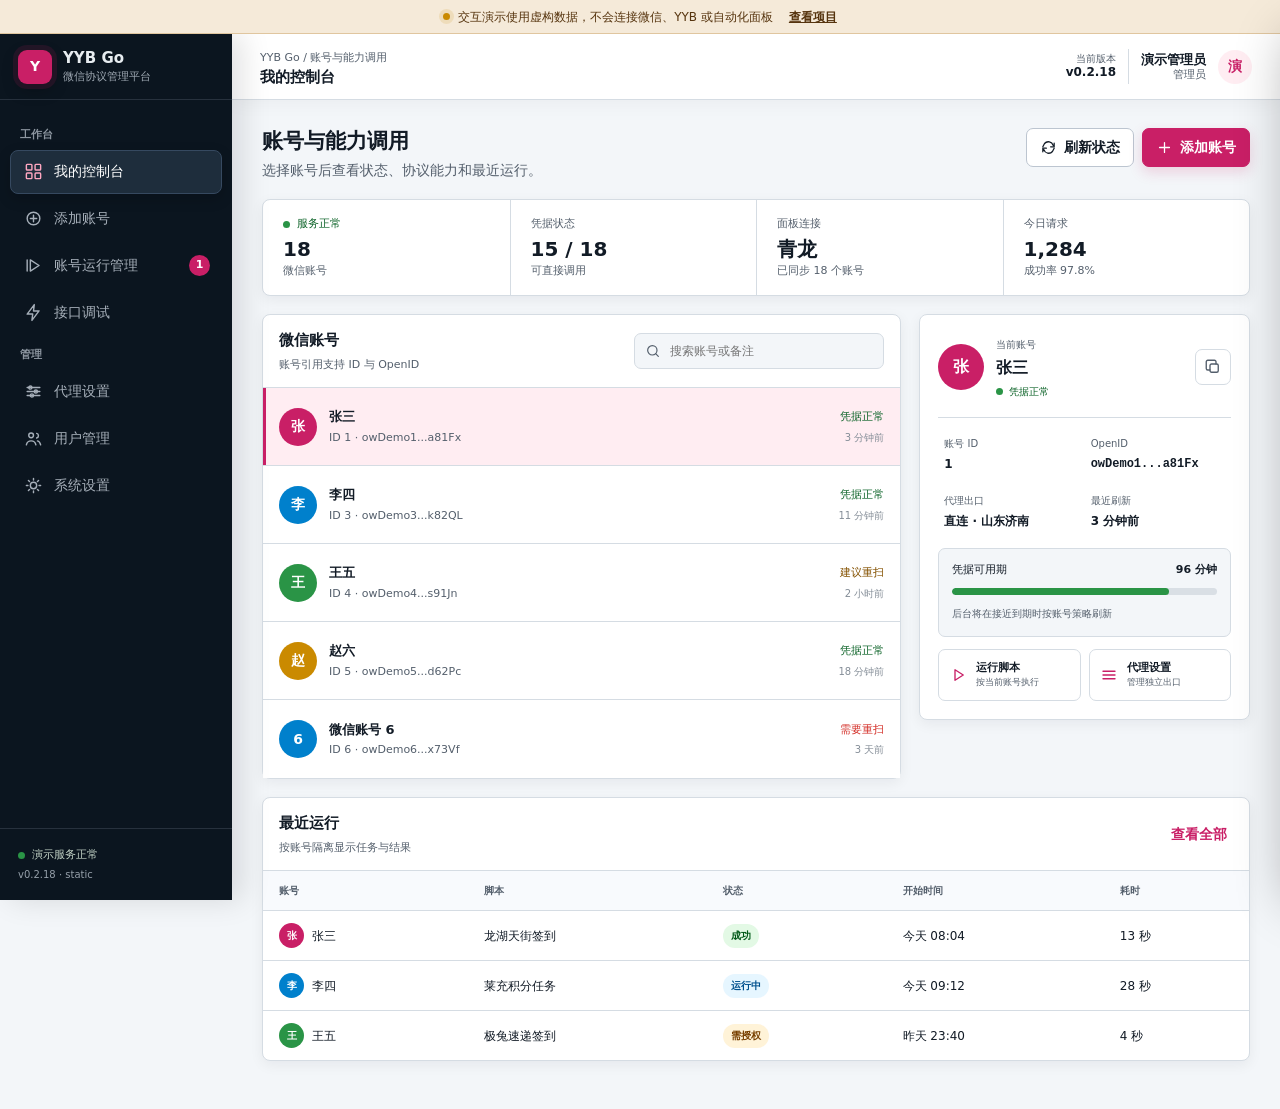
<file: index.html>
<!doctype html>
<html lang="zh-CN">
<head>
  <meta charset="utf-8">
  <meta name="viewport" content="width=device-width, initial-scale=1">
  <meta name="color-scheme" content="light">
  <meta name="theme-color" content="#222a35">
  <meta name="description" content="YYB Go Enhanced 交互式静态演示，体验账号、代理、脚本运行与接口调试。">
  <title>YYB Go Enhanced · 交互演示</title>
  <link rel="stylesheet" href="./styles.css">
</head>
<body>
  <div class="demo-strip" role="note">
    <span class="demo-strip-dot" aria-hidden="true"></span>
    交互演示使用虚构数据，不会连接微信、YYB 或自动化面板
    <a href="https://github.com/525815266/YYB-Go-Enhanced">查看项目</a>
  </div>

  <div class="app-shell">
    <aside class="sidebar" id="sidebar" aria-label="主导航">
      <div class="brand">
        <span class="brand-mark" aria-hidden="true">Y</span>
        <span class="brand-copy"><strong>YYB Go</strong><small>微信协议管理平台</small></span>
      </div>

      <nav class="nav" aria-label="演示模块">
        <p class="nav-group">工作台</p>
        <button class="nav-item active" type="button" data-view="dashboard">
          <span class="nav-icon" aria-hidden="true"><svg viewBox="0 0 24 24"><rect x="3" y="3" width="7" height="7" rx="1"/><rect x="14" y="3" width="7" height="7" rx="1"/><rect x="3" y="14" width="7" height="7" rx="1"/><rect x="14" y="14" width="7" height="7" rx="1"/></svg></span>
          <span>我的控制台</span>
        </button>
        <button class="nav-item" type="button" data-view="scan">
          <span class="nav-icon" aria-hidden="true"><svg viewBox="0 0 24 24"><circle cx="12" cy="12" r="8"/><path d="M12 8v8M8 12h8"/></svg></span>
          <span>添加账号</span>
        </button>
        <button class="nav-item" type="button" data-view="runs">
          <span class="nav-icon" aria-hidden="true"><svg viewBox="0 0 24 24"><path d="M8 5v14l11-7z"/><path d="M4 5v14"/></svg></span>
          <span>账号运行管理</span><span class="nav-count" id="runningCount">1</span>
        </button>
        <button class="nav-item" type="button" data-view="api">
          <span class="nav-icon" aria-hidden="true"><svg viewBox="0 0 24 24"><path d="m13 2-9 12h7l-1 8 9-12h-7z"/></svg></span>
          <span>接口调试</span>
        </button>

        <p class="nav-group">管理</p>
        <button class="nav-item" type="button" data-view="proxies">
          <span class="nav-icon" aria-hidden="true"><svg viewBox="0 0 24 24"><path d="M4 7h16M4 12h16M4 17h16"/><circle cx="8" cy="7" r="2"/><circle cx="15" cy="12" r="2"/><circle cx="10" cy="17" r="2"/></svg></span>
          <span>代理设置</span>
        </button>
        <button class="nav-item" type="button" data-view="users">
          <span class="nav-icon" aria-hidden="true"><svg viewBox="0 0 24 24"><circle cx="9" cy="8" r="3"/><path d="M3 20c.6-3.1 2.6-5 6-5s5.4 1.9 6 5M16 5.5a3 3 0 0 1 0 5.8M17 15c2 .5 3.3 2.1 4 5"/></svg></span>
          <span>用户管理</span>
        </button>
        <button class="nav-item" type="button" data-view="settings">
          <span class="nav-icon" aria-hidden="true"><svg viewBox="0 0 24 24"><path d="M12 3v2M12 19v2M3 12h2M19 12h2M5.6 5.6 7 7M17 17l1.4 1.4M18.4 5.6 17 7M7 17l-1.4 1.4"/><circle cx="12" cy="12" r="4"/></svg></span>
          <span>系统设置</span>
        </button>
      </nav>

      <div class="sidebar-foot">
        <span class="service-state"><i></i>演示服务正常</span>
        <small>v0.2.18 · static</small>
      </div>
    </aside>

    <button class="sidebar-overlay" id="sidebarOverlay" type="button" aria-label="关闭导航"></button>

    <section class="stage">
      <header class="topbar">
        <div class="topbar-context">
          <button class="icon-button menu-button" id="menuButton" type="button" aria-label="打开导航">
            <svg viewBox="0 0 24 24" aria-hidden="true"><path d="M4 7h16M4 12h16M4 17h16"/></svg>
          </button>
          <div><small>YYB Go / <span id="breadcrumb">账号与能力调用</span></small><h1 id="pageTitle">我的控制台</h1></div>
        </div>
        <div class="topbar-actions">
          <button class="version-button" type="button" id="versionButton"><small>当前版本</small><strong>v0.2.18</strong></button>
          <div class="user-copy"><strong>演示管理员</strong><small>管理员</small></div>
          <span class="user-avatar" aria-hidden="true">演</span>
        </div>
      </header>

      <main class="main">
        <section class="view active" data-view-panel="dashboard" aria-labelledby="dashboardTitle">
          <div class="page-head">
            <div><h2 id="dashboardTitle">账号与能力调用</h2><p>选择账号后查看状态、协议能力和最近运行。</p></div>
            <div class="page-actions"><button class="button secondary" type="button" id="refreshAccounts"><svg viewBox="0 0 24 24" aria-hidden="true"><path d="M20 6v5h-5M4 18v-5h5M18.5 9A7 7 0 0 0 6.4 6.4L4 11M5.5 15A7 7 0 0 0 17.6 17.6L20 13"/></svg>刷新状态</button><button class="button primary" type="button" data-go="scan"><svg viewBox="0 0 24 24" aria-hidden="true"><path d="M12 5v14M5 12h14"/></svg>添加账号</button></div>
          </div>

          <div class="status-band" aria-label="服务摘要">
            <div><span class="status-signal ok"><i></i>服务正常</span><strong>18</strong><small>微信账号</small></div>
            <div><span>凭据状态</span><strong>15 / 18</strong><small>可直接调用</small></div>
            <div><span>面板连接</span><strong>青龙</strong><small>已同步 18 个账号</small></div>
            <div><span>今日请求</span><strong>1,284</strong><small>成功率 97.8%</small></div>
          </div>

          <div class="dashboard-grid">
            <section class="account-workspace" aria-label="账号列表">
              <div class="section-head"><div><h3>微信账号</h3><p>账号引用支持 ID 与 OpenID</p></div><label class="search"><svg viewBox="0 0 24 24" aria-hidden="true"><circle cx="11" cy="11" r="7"/><path d="m16 16 4 4"/></svg><input id="accountSearch" type="search" placeholder="搜索账号或备注" aria-label="搜索账号"></label></div>
              <div class="account-list" id="accountList"></div>
            </section>

            <aside class="account-detail" aria-label="当前账号详情">
              <div class="detail-head"><span class="detail-avatar" id="detailAvatar">张</span><div><small>当前账号</small><h3 id="detailName">张三</h3><span class="inline-status ok"><i></i>凭据正常</span></div><button class="icon-button" type="button" aria-label="复制 OpenID" id="copyOpenid"><svg viewBox="0 0 24 24" aria-hidden="true"><rect x="8" y="8" width="11" height="11" rx="2"/><path d="M16 8V5a2 2 0 0 0-2-2H5a2 2 0 0 0-2 2v9a2 2 0 0 0 2 2h3"/></svg></button></div>
              <dl class="detail-grid">
                <div><dt>账号 ID</dt><dd id="detailId">1</dd></div>
                <div><dt>OpenID</dt><dd class="mono" id="detailOpenid">owDemo1...a81Fx</dd></div>
                <div><dt>代理出口</dt><dd id="detailProxy">直连 · 山东济南</dd></div>
                <div><dt>最近刷新</dt><dd id="detailRefresh">3 分钟前</dd></div>
              </dl>
              <div class="credential-health"><div class="health-label"><span>凭据可用期</span><strong id="healthText">96 分钟</strong></div><div class="progress"><span id="healthProgress" style="width:82%"></span></div><small>后台将在接近到期时按账号策略刷新</small></div>
              <div class="quick-actions"><button type="button" data-go="runs"><svg viewBox="0 0 24 24"><path d="M8 5v14l11-7z"/></svg><span><strong>运行脚本</strong><small>按当前账号执行</small></span></button><button type="button" data-go="proxies"><svg viewBox="0 0 24 24"><path d="M4 7h16M4 12h16M4 17h16"/></svg><span><strong>代理设置</strong><small>管理独立出口</small></span></button></div>
            </aside>
          </div>

          <section class="activity-section">
            <div class="section-head"><div><h3>最近运行</h3><p>按账号隔离显示任务与结果</p></div><button class="text-button" type="button" data-go="runs">查看全部</button></div>
            <div class="activity-table-wrap"><table class="activity-table"><thead><tr><th>账号</th><th>脚本</th><th>状态</th><th>开始时间</th><th>耗时</th></tr></thead><tbody><tr><td><span class="table-account"><i class="avatar-xs coral">张</i>张三</span></td><td>龙湖天街签到</td><td><span class="run-status success">成功</span></td><td>今天 08:04</td><td>13 秒</td></tr><tr><td><span class="table-account"><i class="avatar-xs blue">李</i>李四</span></td><td>莱充积分任务</td><td><span class="run-status running">运行中</span></td><td>今天 09:12</td><td>28 秒</td></tr><tr><td><span class="table-account"><i class="avatar-xs green">王</i>王五</span></td><td>极兔速递签到</td><td><span class="run-status warning">需授权</span></td><td>昨天 23:40</td><td>4 秒</td></tr></tbody></table></div>
          </section>
        </section>

        <section class="view" data-view-panel="scan" aria-labelledby="scanTitle">
          <div class="page-head"><div><h2 id="scanTitle">添加微信账号</h2><p>完成扫码后确认账号信息，再同步至自动化面板。</p></div><span class="step-caption" id="scanStepCaption">步骤 1 / 3</span></div>
          <ol class="steps" aria-label="添加账号进度"><li class="active" data-scan-step="1"><span>1</span><strong>微信扫码</strong></li><li data-scan-step="2"><span>2</span><strong>确认账号</strong></li><li data-scan-step="3"><span>3</span><strong>同步面板</strong></li></ol>
          <div class="scan-layout">
            <section class="scan-primary" id="scanPrimary"></section>
            <aside class="scan-aside"><h3>扫码前设置</h3><label class="field"><span>登录代理</span><select id="scanProxy"><option>直连</option><option>品赞 · 山东济南</option><option>静态代理 · 上海</option></select></label><div class="setting-row"><span><strong>面板自动同步</strong><small>成功后写入 YYB_SERVER</small></span><label class="switch"><input id="autoSync" type="checkbox" checked><span></span></label></div><div class="security-note"><svg viewBox="0 0 24 24" aria-hidden="true"><path d="M12 3 4 6v5c0 5 3.4 8.3 8 10 4.6-1.7 8-5 8-10V6z"/><path d="m9 12 2 2 4-4"/></svg><span>二维码与授权会话独立计时。演示不会创建真实登录会话。</span></div></aside>
          </div>
        </section>

        <section class="view" data-view-panel="runs" aria-labelledby="runsTitle">
          <div class="page-head"><div><h2 id="runsTitle">账号运行管理</h2><p>按账号筛选任务，控制启停并查看隔离日志。</p></div><button class="button secondary" type="button" id="syncJobs"><svg viewBox="0 0 24 24"><path d="M20 6v5h-5M4 18v-5h5M18.5 9A7 7 0 0 0 6.4 6.4L4 11M5.5 15A7 7 0 0 0 17.6 17.6L20 13"/></svg>同步面板</button></div>
          <div class="filter-bar"><label><span>账号</span><select id="runAccount"></select></label><label><span>脚本状态</span><select id="runStatus"><option value="all">全部状态</option><option value="enabled">已启用</option><option value="disabled">已停用</option></select></label><label class="filter-search"><span>脚本</span><input id="runSearch" type="search" placeholder="搜索脚本名称"></label></div>
          <div class="run-summary"><span><i class="dot green"></i><strong id="enabledJobs">3</strong> 个启用</span><span><i class="dot amber"></i><strong>1</strong> 个运行中</span><span><i class="dot gray"></i><strong id="disabledJobs">1</strong> 个停用</span><small>最近同步：刚刚</small></div>
          <div class="jobs" id="jobs"></div>
        </section>

        <section class="view" data-view-panel="proxies" aria-labelledby="proxyTitle">
          <div class="page-head"><div><h2 id="proxyTitle">账号代理设置</h2><p>每个账号独立选择网络出口，动态代理仅用于临时调用。</p></div><button class="button primary" type="button" id="saveProxy">保存设置</button></div>
          <div class="proxy-layout">
            <aside class="proxy-accounts"><div class="section-head compact"><div><h3>选择账号</h3><p>配置只作用于当前账号</p></div></div><div id="proxyAccountList"></div></aside>
            <section class="proxy-form"><div class="proxy-current"><span class="detail-avatar" id="proxyAvatar">张</span><div><small>正在配置</small><h3 id="proxyName">张三 · ID 1</h3></div><span class="inline-status ok"><i></i>出口正常</span></div><fieldset class="mode-options"><legend>代理模式</legend><label><input type="radio" name="proxyMode" value="direct" checked><span><strong>直连</strong><small>使用服务器默认网络出口</small></span></label><label><input type="radio" name="proxyMode" value="static"><span><strong>静态代理</strong><small>固定 HTTP CONNECT 或 SOCKS5</small></span></label><label><input type="radio" name="proxyMode" value="dynamic"><span><strong>动态代理 API</strong><small>支持 txt、json 和 json2</small></span></label></fieldset><div class="proxy-fields"><label class="field"><span>代理配置</span><select id="proxyProfile"><option>不使用配置库</option><option>品赞 · 山东一分钟</option><option>巨量 · 华东动态出口</option><option>办公网络 · 固定出口</option></select></label><div class="field-row"><label class="field"><span>目标省份</span><select id="proxyProvince"><option>山东省</option><option>北京市</option><option>上海市</option><option>江苏省</option></select></label><label class="field"><span>目标城市</span><select id="proxyCity"><option>济南市</option><option>青岛市</option><option>烟台市</option></select></label></div><label class="field"><span>提前刷新</span><select><option>到期前 5 分钟</option><option>到期前 15 分钟</option><option>到期前 30 分钟</option></select></label></div><div class="proxy-test"><div><span class="status-signal ok"><i></i>连通测试通过</span><strong>山东省济南市 · 联通</strong><small>入口 120.27.***.81 · 出口 27.195.***.42</small></div><button class="button secondary" id="testProxy" type="button">重新测试</button></div></section>
          </div>
        </section>

        <section class="view" data-view-panel="api" aria-labelledby="apiTitle">
          <div class="page-head"><div><h2 id="apiTitle">接口调试</h2><p>使用虚构账号体验参数填写与 JSON 响应。</p></div><span class="status-signal ok"><i></i>协议服务可用</span></div>
          <div class="api-layout"><section class="api-form"><label class="field"><span>账号</span><select id="apiAccount"></select></label><label class="field"><span>能力</span><select id="apiAction"><option value="getCode">获取 wx.login code</option><option value="getUserInfo">读取账号资料</option><option value="operateWxData">operateWxData 转发</option></select></label><label class="field"><span>AppID</span><input id="apiAppid" value="wx141bb9b73c970a9" spellcheck="false"></label><label class="field payload-field" hidden><span>Payload</span><textarea id="apiPayload" rows="8" spellcheck="false">{
  "api_name": "callFunction",
  "data": { "name": "demo", "data": {} },
  "env": 1
}</textarea></label><button class="button primary wide" id="executeApi" type="button"><svg viewBox="0 0 24 24"><path d="M8 5v14l11-7z"/></svg>执行调用</button></section><section class="response-panel"><div class="response-head"><span>响应结果</span><small id="responseTime">尚未调用</small></div><pre id="apiResponse"><code>{
  "code": 0,
  "message": "选择能力后执行调用",
  "demo": true
}</code></pre></section></div>
        </section>

        <section class="view placeholder-view" data-view-panel="users"><div><span class="placeholder-icon"><svg viewBox="0 0 24 24"><circle cx="9" cy="8" r="3"/><path d="M3 20c.6-3.1 2.6-5 6-5s5.4 1.9 6 5M16 5.5a3 3 0 0 1 0 5.8M17 15c2 .5 3.3 2.1 4 5"/></svg></span><h2>用户与权限</h2><p>正式服务支持管理员、普通用户、用户启停、密码重置和会话管理。</p><button class="button secondary" type="button" data-go="dashboard">返回控制台</button></div></section>
        <section class="view placeholder-view" data-view-panel="settings"><div><span class="placeholder-icon"><svg viewBox="0 0 24 24"><path d="M12 3v2M12 19v2M3 12h2M19 12h2M5.6 5.6 7 7M17 17l1.4 1.4M18.4 5.6 17 7M7 17l-1.4 1.4"/><circle cx="12" cy="12" r="4"/></svg></span><h2>系统设置</h2><p>正式服务可配置面板连接、注册策略、接口令牌、数据库与在线更新。</p><button class="button secondary" type="button" data-go="dashboard">返回控制台</button></div></section>
      </main>
    </section>
  </div>

  <aside class="log-drawer" id="logDrawer" aria-hidden="true" aria-labelledby="logTitle">
    <div class="log-head"><div><small id="logAccount">张三 · ID 1</small><h2 id="logTitle">龙湖天街签到</h2></div><button class="icon-button dark" id="closeLog" type="button" aria-label="关闭日志"><svg viewBox="0 0 24 24"><path d="m6 6 12 12M18 6 6 18"/></svg></button></div>
    <div class="log-meta"><span class="run-status running" id="logStatus">运行中</span><span id="logTime">刚刚开始</span><label><input id="autoScroll" type="checkbox" checked>跟随最新日志</label></div>
    <pre class="log-output" id="logOutput" tabindex="0"></pre>
    <div class="log-actions"><button class="button ghost-dark" type="button" id="clearLog">清空显示</button><button class="button light" type="button" id="rerunJob">再次运行</button></div>
  </aside>
  <button class="drawer-overlay" id="drawerOverlay" type="button" aria-label="关闭日志遮罩"></button>

  <div class="toast-region" id="toastRegion" aria-live="polite" aria-atomic="true"></div>
  <script src="./app.js"></script>
</body>
</html>
</file>
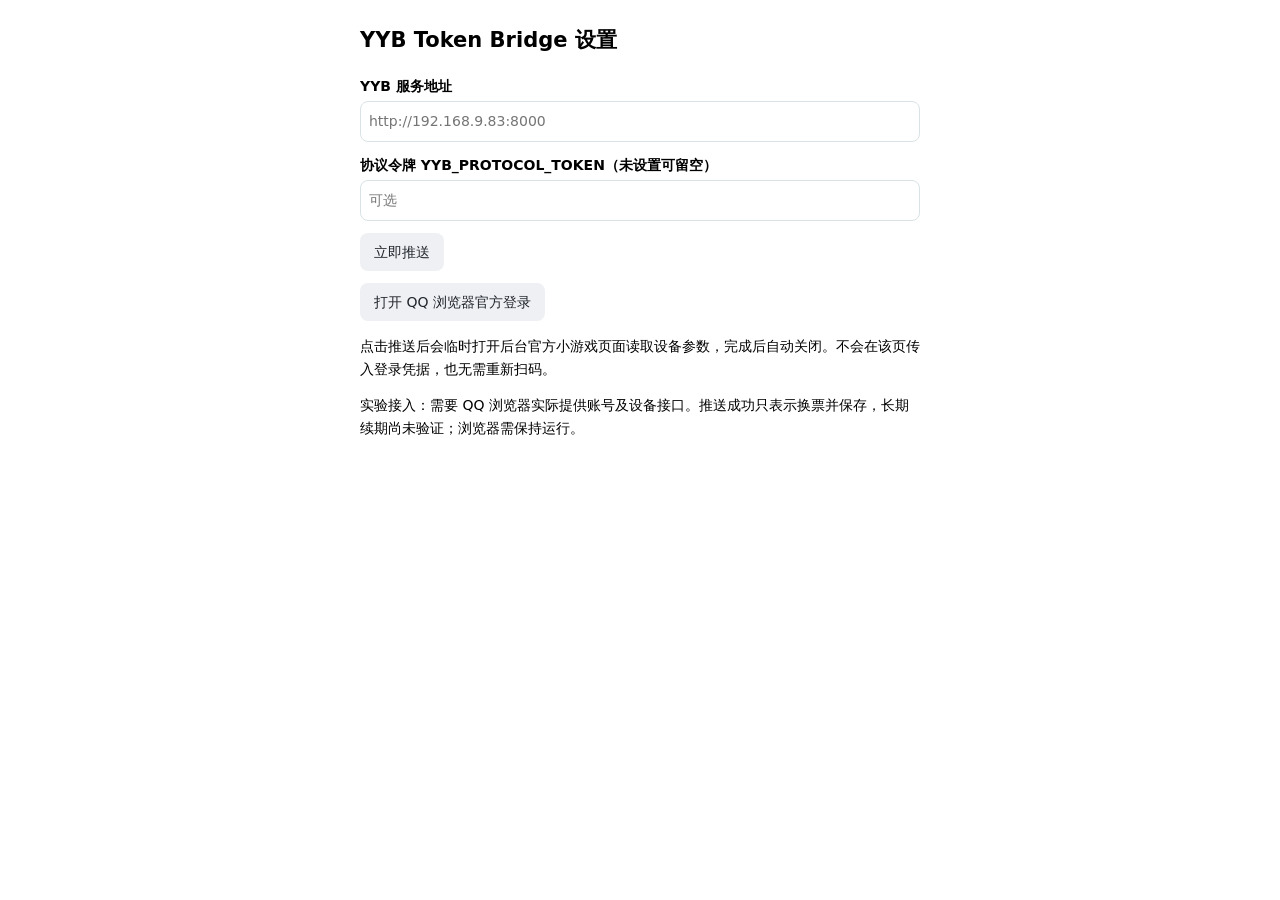
<file: extensions/qbbrowser-token/options.html>
<!doctype html>
<html lang="zh-CN"><head><meta charset="utf-8"><title>YYB Token Bridge 设置</title>
<style>body{font:14px/1.6 system-ui,"Microsoft YaHei";max-width:560px;margin:24px auto;padding:0 12px}
.field{margin-bottom:12px}label{display:block;font-weight:600;margin-bottom:4px}
input{width:100%;box-sizing:border-box;padding:8px;border:1px solid #d9e3e5;border-radius:8px;font:inherit}
.notice{margin-top:12px;padding:8px;border-radius:6px;background:#eef0f3;color:#20242b;display:none;overflow-wrap:anywhere;white-space:pre-line}
.notice[data-kind="error"]{background:#fff1f3;color:#9b1735}.notice[data-kind="success"]{background:#f4fbf6;color:#20663b}
button{padding:8px 14px;border:0;border-radius:8px;background:#c53255;color:#fff;cursor:pointer;font:inherit}
button.secondary{background:#eef0f3;color:#20242b}button:disabled{cursor:wait;opacity:.65}button:focus-visible{outline:2px solid #9b1735;outline-offset:3px}</style></head>
<body>
<h2>YYB Token Bridge 设置 <small id="version"></small></h2>
<div class="field"><label for="serverUrl">YYB 服务地址</label><input id="serverUrl" placeholder="http://192.168.9.83:8000"></div>
<div class="field"><label for="protocolToken">协议令牌 YYB_PROTOCOL_TOKEN（未设置可留空）</label><input id="protocolToken" type="password" autocomplete="off" placeholder="可选"></div>
<div class="field"><button class="secondary" id="pushNow" type="button">立即推送</button></div>
<div class="field"><button class="secondary" id="officialLogin" type="button">打开 QQ 浏览器官方登录</button></div>
<div class="notice" id="status" role="status" aria-live="polite"></div>
<p>点击推送后会临时打开后台官方小游戏页面读取设备参数，完成后自动关闭。不会在该页传入登录凭据，也无需重新扫码。</p>
<p>实验接入：需要 QQ 浏览器实际提供账号及设备接口。推送成功只表示换票并保存，长期续期尚未验证；浏览器需保持运行。</p>
<script src="options.js"></script>
</body></html>
</file>
<file: styles.css>
:root {
  color-scheme: light;
  font-family: Inter, "Segoe UI", "PingFang SC", "Microsoft YaHei", system-ui, sans-serif;
  --sidebar-width: 232px;
  --topbar-height: 66px;
  --demo-height: 34px;
  --bg: oklch(0.972 0.005 250);
  --surface: oklch(1 0 0);
  --surface-soft: oklch(0.985 0.004 250);
  --ink: oklch(0.22 0.025 252);
  --muted: oklch(0.48 0.025 252);
  --faint: oklch(0.64 0.018 252);
  --line: oklch(0.89 0.012 250);
  --line-strong: oklch(0.82 0.018 250);
  --accent: oklch(0.55 0.205 3);
  --accent-dark: oklch(0.46 0.19 3);
  --accent-soft: oklch(0.965 0.025 3);
  --sidebar: oklch(0.19 0.025 252);
  --sidebar-hover: oklch(0.25 0.028 252);
  --sidebar-line: oklch(0.31 0.026 252);
  --green: oklch(0.59 0.15 148);
  --green-soft: oklch(0.96 0.035 148);
  --amber: oklch(0.68 0.15 78);
  --amber-soft: oklch(0.97 0.04 78);
  --blue: oklch(0.58 0.15 245);
  --blue-soft: oklch(0.965 0.025 245);
  --red: oklch(0.57 0.2 28);
  --red-soft: oklch(0.965 0.035 28);
  --shadow: 0 12px 30px oklch(0.18 0.025 252 / 0.08);
  --shadow-soft: 0 4px 14px oklch(0.18 0.025 252 / 0.06);
  --z-sidebar: 40;
  --z-topbar: 35;
  --z-overlay: 60;
  --z-drawer: 70;
  --z-toast: 80;
}

* { box-sizing: border-box; }
html { min-width: 320px; background: var(--bg); scroll-behavior: smooth; }
body { margin: 0; color: var(--ink); background: var(--bg); font-size: 14px; line-height: 1.5; }
button, input, select, textarea { font: inherit; letter-spacing: 0; }
button, select { cursor: pointer; }
button:focus-visible, input:focus-visible, select:focus-visible, textarea:focus-visible, a:focus-visible { outline: 2px solid var(--accent); outline-offset: 2px; }
button:disabled { cursor: not-allowed; opacity: 0.58; }
svg { width: 20px; height: 20px; fill: none; stroke: currentColor; stroke-linecap: round; stroke-linejoin: round; stroke-width: 1.8; }
[hidden] { display: none !important; }

.demo-strip { height: var(--demo-height); position: fixed; inset: 0 0 auto 0; z-index: 50; display: flex; align-items: center; justify-content: center; gap: 8px; padding: 0 16px; background: oklch(0.94 0.025 78); border-bottom: 1px solid oklch(0.84 0.06 78); color: oklch(0.36 0.07 65); font-size: 12px; }
.demo-strip a { margin-left: 8px; color: inherit; font-weight: 700; }
.demo-strip-dot { width: 7px; height: 7px; border-radius: 50%; background: var(--amber); box-shadow: 0 0 0 4px oklch(0.68 0.15 78 / 0.14); }

.app-shell { min-height: 100vh; padding-top: var(--demo-height); display: grid; grid-template-columns: var(--sidebar-width) minmax(0, 1fr); }
.sidebar { width: var(--sidebar-width); position: fixed; inset: var(--demo-height) auto 0 0; z-index: var(--z-sidebar); display: flex; flex-direction: column; background: var(--sidebar); color: oklch(0.94 0.008 250); box-shadow: 10px 0 28px oklch(0.12 0.02 252 / 0.12); }
.brand { height: var(--topbar-height); display: flex; align-items: center; gap: 11px; padding: 0 18px; border-bottom: 1px solid var(--sidebar-line); }
.brand-mark { width: 34px; height: 34px; flex: 0 0 auto; display: grid; place-items: center; border-radius: 9px; background: var(--accent); color: white; font-weight: 800; box-shadow: 0 0 0 5px oklch(0.55 0.205 3 / 0.12), 0 6px 16px oklch(0.1 0.02 252 / 0.25); }
.brand-copy { min-width: 0; display: grid; line-height: 1.25; }
.brand-copy strong { font-size: 15px; }
.brand-copy small { margin-top: 2px; color: oklch(0.73 0.018 250); font-size: 11px; }
.nav { flex: 1; overflow-y: auto; padding: 15px 10px; }
.nav-group { margin: 12px 10px 6px; color: oklch(0.67 0.018 250); font-size: 11px; font-weight: 700; }
.nav-item { width: 100%; min-height: 44px; display: flex; align-items: center; gap: 10px; margin: 3px 0; padding: 8px 11px; border: 1px solid transparent; border-radius: 8px; background: transparent; color: oklch(0.75 0.018 250); text-align: left; transition: color 160ms ease, background 160ms ease, border-color 160ms ease; }
.nav-item:hover { color: white; background: var(--sidebar-hover); border-color: var(--sidebar-line); }
.nav-item.active { color: white; background: oklch(0.29 0.035 252); border-color: oklch(0.4 0.045 252); box-shadow: 0 5px 14px oklch(0.1 0.02 252 / 0.2); }
.nav-item.active .nav-icon { color: oklch(0.83 0.12 3); }
.nav-icon { width: 22px; height: 22px; display: grid; place-items: center; flex: 0 0 auto; }
.nav-icon svg { width: 19px; height: 19px; }
.nav-count { min-width: 21px; height: 21px; margin-left: auto; display: inline-grid; place-items: center; border-radius: 99px; background: var(--accent); color: white; font-size: 11px; font-weight: 800; }
.sidebar-foot { min-height: 72px; display: grid; gap: 3px; align-content: center; padding: 12px 18px; border-top: 1px solid var(--sidebar-line); color: oklch(0.7 0.018 250); }
.sidebar-foot small { font-size: 10px; }
.service-state { display: flex; align-items: center; gap: 7px; color: oklch(0.86 0.025 150); font-size: 11px; }
.service-state i, .status-signal i, .inline-status i { width: 7px; height: 7px; border-radius: 50%; background: var(--green); }

.sidebar-overlay { display: none; position: fixed; inset: var(--demo-height) 0 0 0; z-index: 39; border: 0; background: oklch(0.12 0.02 252 / 0.48); }
.stage { min-width: 0; grid-column: 2; }
.topbar { height: var(--topbar-height); position: sticky; top: var(--demo-height); z-index: var(--z-topbar); display: flex; align-items: center; justify-content: space-between; gap: 18px; padding: 0 28px; background: oklch(1 0 0 / 0.94); border-bottom: 1px solid var(--line); box-shadow: 0 4px 18px oklch(0.18 0.025 252 / 0.04); backdrop-filter: blur(14px); }
.topbar-context, .topbar-actions { display: flex; align-items: center; gap: 12px; min-width: 0; }
.topbar-context small, .user-copy small { color: var(--muted); font-size: 11px; }
.topbar h1 { margin: 1px 0 0; font-size: 15px; line-height: 1.3; }
.menu-button { display: none !important; }
.version-button { min-width: 92px; display: grid; justify-items: end; padding: 4px 12px 4px 8px; border: 0; border-right: 1px solid var(--line); background: transparent; color: var(--muted); line-height: 1.25; }
.version-button:hover { color: var(--accent); background: var(--bg); }
.version-button small { font-size: 10px; }
.version-button strong { color: var(--ink); font-size: 12px; }
.user-copy { display: grid; text-align: right; line-height: 1.25; }
.user-copy strong { font-size: 13px; }
.user-avatar { width: 34px; height: 34px; display: grid; place-items: center; border-radius: 50%; background: var(--accent-soft); color: var(--accent); font-weight: 800; }

.main { width: min(1480px, 100%); margin: 0 auto; padding: 28px 30px 48px; }
.view { display: none; }
.view.active { display: block; }
.page-head { min-height: 52px; display: flex; align-items: flex-start; justify-content: space-between; gap: 18px; margin-bottom: 18px; }
.page-head h2, .section-head h3, .detail-head h3, .proxy-current h3 { margin: 0; text-wrap: balance; }
.page-head h2 { font-size: 21px; line-height: 1.3; }
.page-head p, .section-head p { margin: 5px 0 0; color: var(--muted); }
.page-actions { display: flex; gap: 8px; }
.button { min-height: 38px; display: inline-flex; align-items: center; justify-content: center; gap: 7px; padding: 8px 13px; border: 1px solid transparent; border-radius: 7px; font-weight: 680; transition: background 160ms ease, border-color 160ms ease, color 160ms ease, box-shadow 160ms ease; }
.button svg { width: 17px; height: 17px; }
.button.primary { background: var(--accent); border-color: var(--accent); color: white; box-shadow: 0 5px 14px oklch(0.55 0.205 3 / 0.18); }
.button.primary:hover { background: var(--accent-dark); border-color: var(--accent-dark); }
.button.secondary { background: var(--surface); border-color: var(--line-strong); color: var(--ink); }
.button.secondary:hover { border-color: oklch(0.7 0.03 250); background: var(--surface-soft); }
.button.wide { width: 100%; }
.button.light { background: white; border-color: white; color: var(--sidebar); }
.button.ghost-dark { background: transparent; border-color: oklch(0.42 0.025 252); color: oklch(0.86 0.01 250); }
.icon-button { width: 36px; height: 36px; display: grid; place-items: center; flex: 0 0 auto; padding: 0; border: 1px solid var(--line); border-radius: 7px; background: var(--surface); color: var(--muted); }
.icon-button:hover { color: var(--ink); background: var(--bg); }
.icon-button.dark { border-color: oklch(0.4 0.025 252); background: transparent; color: white; }
.icon-button svg { width: 18px; height: 18px; }
.text-button { border: 0; background: transparent; color: var(--accent); font-weight: 700; }

.status-band { min-height: 96px; display: grid; grid-template-columns: repeat(4, minmax(0, 1fr)); margin-bottom: 18px; border: 1px solid var(--line); border-radius: 8px; background: var(--surface); box-shadow: var(--shadow-soft); overflow: hidden; }
.status-band > div { min-width: 0; display: grid; align-content: center; gap: 2px; padding: 16px 20px; }
.status-band > div + div { border-left: 1px solid var(--line); }
.status-band span, .status-band small { color: var(--muted); font-size: 11px; }
.status-band strong { margin-top: 2px; font-size: 20px; line-height: 1.2; }
.status-signal { display: inline-flex; align-items: center; gap: 7px; width: fit-content; }
.status-signal.ok { color: oklch(0.43 0.12 148); }

.dashboard-grid { display: grid; grid-template-columns: minmax(0, 1.45fr) minmax(330px, 0.75fr); gap: 18px; align-items: start; }
.account-workspace, .account-detail, .activity-section, .scan-primary, .scan-aside, .filter-bar, .jobs, .proxy-accounts, .proxy-form, .api-form, .response-panel { background: var(--surface); border: 1px solid var(--line); border-radius: 8px; box-shadow: var(--shadow-soft); }
.section-head { min-height: 65px; display: flex; align-items: center; justify-content: space-between; gap: 14px; padding: 14px 16px; border-bottom: 1px solid var(--line); }
.section-head.compact { min-height: 68px; }
.section-head h3 { font-size: 15px; }
.section-head p { font-size: 11px; }
.search { width: min(250px, 46%); height: 36px; display: flex; align-items: center; gap: 7px; padding: 0 10px; border: 1px solid var(--line); border-radius: 7px; background: var(--bg); color: var(--muted); }
.search:focus-within { border-color: var(--accent); box-shadow: 0 0 0 3px var(--accent-soft); }
.search svg { width: 16px; height: 16px; flex: 0 0 auto; }
.search input { width: 100%; min-width: 0; border: 0; outline: 0; background: transparent; color: var(--ink); font-size: 12px; }
.account-list { max-height: 496px; overflow: auto; }
.account-row { width: 100%; min-height: 78px; display: grid; grid-template-columns: auto minmax(0, 1fr) auto; align-items: center; gap: 12px; padding: 13px 16px; border: 0; border-bottom: 1px solid var(--line); background: white; color: var(--ink); text-align: left; }
.account-row:last-child { border-bottom: 0; }
.account-row:hover { background: var(--surface-soft); }
.account-row.selected { background: var(--accent-soft); box-shadow: inset 3px 0 0 var(--accent); }
.account-avatar, .detail-avatar { display: grid; place-items: center; border-radius: 50%; color: white; font-weight: 800; }
.account-avatar { width: 38px; height: 38px; }
.detail-avatar { width: 46px; height: 46px; background: var(--accent); font-size: 16px; }
.account-copy { min-width: 0; display: grid; gap: 3px; }
.account-copy strong { overflow: hidden; font-size: 13px; text-overflow: ellipsis; white-space: nowrap; }
.account-copy small { overflow: hidden; color: var(--muted); font-size: 11px; text-overflow: ellipsis; white-space: nowrap; }
.account-state { display: grid; justify-items: end; gap: 4px; }
.account-state span { font-size: 11px; }
.account-state small { color: var(--faint); font-size: 10px; }
.state-ok { color: oklch(0.43 0.12 148); }
.state-warning { color: oklch(0.48 0.12 75); }
.state-expired { color: var(--red); }
.empty-list { padding: 40px 20px; color: var(--muted); text-align: center; }

.account-detail { position: sticky; top: calc(var(--demo-height) + var(--topbar-height) + 18px); padding: 18px; }
.detail-head { display: grid; grid-template-columns: auto minmax(0, 1fr) auto; align-items: center; gap: 12px; padding-bottom: 16px; border-bottom: 1px solid var(--line); }
.detail-head small, .proxy-current small { color: var(--muted); font-size: 10px; }
.detail-head h3, .proxy-current h3 { margin-top: 2px; font-size: 16px; }
.inline-status { display: inline-flex; align-items: center; gap: 6px; margin-top: 3px; font-size: 10px; }
.inline-status.ok { color: oklch(0.43 0.12 148); }
.detail-grid { display: grid; grid-template-columns: repeat(2, minmax(0, 1fr)); margin: 0; padding: 8px 0; }
.detail-grid div { min-width: 0; padding: 10px 6px; }
.detail-grid dt { color: var(--muted); font-size: 10px; }
.detail-grid dd { margin: 4px 0 0; overflow: hidden; font-size: 12px; font-weight: 680; text-overflow: ellipsis; white-space: nowrap; }
.mono { font-family: "SFMono-Regular", Consolas, monospace; }
.credential-health { padding: 13px; border: 1px solid var(--line); border-radius: 7px; background: var(--bg); }
.health-label { display: flex; justify-content: space-between; gap: 10px; font-size: 11px; }
.progress { height: 7px; margin: 9px 0 7px; border-radius: 99px; background: oklch(0.9 0.01 250); overflow: hidden; }
.progress span { display: block; height: 100%; border-radius: inherit; background: var(--green); transition: width 240ms ease; }
.credential-health small { color: var(--muted); font-size: 10px; }
.quick-actions { display: grid; grid-template-columns: repeat(2, minmax(0, 1fr)); gap: 8px; margin-top: 12px; }
.quick-actions button { min-width: 0; display: flex; align-items: center; gap: 9px; padding: 10px; border: 1px solid var(--line); border-radius: 7px; background: white; color: var(--ink); text-align: left; }
.quick-actions button:hover { border-color: var(--accent); background: var(--accent-soft); }
.quick-actions svg { width: 18px; color: var(--accent); }
.quick-actions span { min-width: 0; display: grid; }
.quick-actions strong { font-size: 11px; }
.quick-actions small { color: var(--muted); font-size: 9px; }

.activity-section { margin-top: 18px; }
.activity-table-wrap { overflow-x: auto; }
.activity-table { width: 100%; border-collapse: collapse; font-size: 12px; }
.activity-table th, .activity-table td { padding: 12px 16px; border-bottom: 1px solid var(--line); text-align: left; white-space: nowrap; }
.activity-table th { color: var(--muted); background: var(--surface-soft); font-size: 10px; font-weight: 680; }
.activity-table tbody tr:last-child td { border-bottom: 0; }
.table-account { display: inline-flex; align-items: center; gap: 8px; }
.avatar-xs { width: 25px; height: 25px; display: inline-grid; place-items: center; border-radius: 50%; color: white; font-size: 10px; font-style: normal; font-weight: 800; }
.coral { background: var(--accent); }.blue { background: var(--blue); }.green { background: var(--green); }.amber { background: var(--amber); }
.run-status { min-height: 24px; display: inline-flex; align-items: center; padding: 3px 8px; border-radius: 99px; font-size: 10px; font-weight: 700; }
.run-status.success { background: var(--green-soft); color: oklch(0.4 0.13 148); }
.run-status.running { background: var(--blue-soft); color: oklch(0.42 0.13 245); }
.run-status.warning { background: var(--amber-soft); color: oklch(0.43 0.12 70); }

.step-caption { color: var(--muted); font-size: 12px; font-weight: 700; }
.steps { display: grid; grid-template-columns: repeat(3, minmax(0, 1fr)); margin: 0 0 18px; padding: 0; list-style: none; border: 1px solid var(--line); border-radius: 8px; background: var(--surface); overflow: hidden; }
.steps li { position: relative; min-height: 58px; display: flex; align-items: center; gap: 10px; padding: 10px 18px; color: var(--muted); }
.steps li + li { border-left: 1px solid var(--line); }
.steps span { width: 26px; height: 26px; display: grid; place-items: center; border: 1px solid var(--line-strong); border-radius: 50%; background: var(--bg); font-size: 11px; }
.steps strong { font-size: 12px; }
.steps li.active { color: var(--accent); background: var(--accent-soft); }
.steps li.active span, .steps li.done span { border-color: var(--accent); background: var(--accent); color: white; }
.steps li.done { color: var(--ink); }
.scan-layout { display: grid; grid-template-columns: minmax(0, 1.35fr) minmax(280px, 0.65fr); gap: 18px; align-items: start; }
.scan-primary { min-height: 470px; display: grid; place-items: center; padding: 34px; }
.scan-card { width: min(420px, 100%); display: grid; justify-items: center; text-align: center; }
.scan-card h3 { margin: 20px 0 6px; font-size: 17px; }
.scan-card p { max-width: 48ch; margin: 0; color: var(--muted); font-size: 12px; }
.qr-code { width: 210px; aspect-ratio: 1; display: grid; grid-template-columns: repeat(13, 1fr); gap: 2px; padding: 14px; border: 1px solid var(--line); border-radius: 8px; background: white; box-shadow: var(--shadow); }
.qr-code i { background: transparent; }
.qr-code i.on { background: var(--ink); border-radius: 1px; }
.qr-timer { margin-top: 12px; color: var(--muted); font-size: 11px; }
.qr-timer strong { color: var(--ink); }
.scan-demo-action { margin-top: 20px; }
.scan-aside { padding: 18px; }
.scan-aside h3 { margin: 0 0 16px; font-size: 15px; }
.field { display: grid; gap: 6px; }
.field > span, .filter-bar label > span { color: var(--muted); font-size: 11px; font-weight: 680; }
.field select, .field input, .field textarea, .filter-bar select, .filter-bar input { width: 100%; min-height: 39px; padding: 8px 10px; border: 1px solid var(--line-strong); border-radius: 7px; background: white; color: var(--ink); }
.field textarea { resize: vertical; font-family: "SFMono-Regular", Consolas, monospace; font-size: 12px; line-height: 1.6; }
.setting-row { display: flex; align-items: center; justify-content: space-between; gap: 12px; margin-top: 18px; padding: 15px 0; border-block: 1px solid var(--line); }
.setting-row > span { display: grid; }
.setting-row strong { font-size: 12px; }
.setting-row small { color: var(--muted); font-size: 10px; }
.switch input { position: absolute; opacity: 0; pointer-events: none; }
.switch span { width: 42px; height: 23px; position: relative; display: block; border-radius: 99px; background: var(--line-strong); transition: background 160ms ease; }
.switch span::after { content: ""; width: 17px; height: 17px; position: absolute; left: 3px; top: 3px; border-radius: 50%; background: white; box-shadow: 0 1px 4px oklch(0.18 0.02 250 / 0.25); transition: transform 160ms ease; }
.switch input:checked + span { background: var(--accent); }
.switch input:checked + span::after { transform: translateX(19px); }
.security-note { display: flex; align-items: flex-start; gap: 9px; margin-top: 16px; padding: 12px; border-radius: 7px; background: var(--blue-soft); color: oklch(0.4 0.09 245); font-size: 10px; }
.security-note svg { width: 17px; flex: 0 0 auto; }
.scan-success-icon { width: 62px; height: 62px; display: grid; place-items: center; border-radius: 50%; background: var(--green-soft); color: var(--green); }
.scan-success-icon svg { width: 31px; height: 31px; }
.scan-account-card { width: 100%; margin-top: 20px; display: grid; grid-template-columns: auto minmax(0, 1fr); gap: 12px; padding: 14px; border: 1px solid var(--line); border-radius: 8px; text-align: left; }
.scan-account-card dl { display: grid; grid-template-columns: repeat(2, minmax(0, 1fr)); gap: 8px; margin: 0; }
.scan-account-card dt { color: var(--muted); font-size: 9px; }
.scan-account-card dd { margin: 2px 0 0; overflow: hidden; font-size: 11px; font-weight: 680; text-overflow: ellipsis; white-space: nowrap; }
.scan-input { width: 100%; margin-top: 14px; text-align: left; }
.scan-finish-actions { display: flex; gap: 8px; margin-top: 18px; }

.filter-bar { display: grid; grid-template-columns: 210px 180px minmax(220px, 1fr); gap: 12px; padding: 14px; }
.filter-bar label { display: grid; gap: 5px; }
.run-summary { display: flex; align-items: center; flex-wrap: wrap; gap: 18px; margin: 12px 0; padding: 0 4px; color: var(--muted); font-size: 11px; }
.run-summary span { display: inline-flex; align-items: center; gap: 6px; }
.run-summary strong { color: var(--ink); }
.run-summary small { margin-left: auto; }
.dot { width: 7px; height: 7px; border-radius: 50%; }.dot.green { background: var(--green); }.dot.amber { background: var(--amber); }.dot.gray { background: var(--faint); }
.jobs { overflow: hidden; }
.job-row { min-height: 84px; display: grid; grid-template-columns: minmax(230px, 1.2fr) minmax(190px, 0.8fr) 120px 190px; align-items: center; gap: 14px; padding: 14px 16px; border-bottom: 1px solid var(--line); }
.job-row:last-child { border-bottom: 0; }
.job-main { min-width: 0; display: flex; align-items: center; gap: 11px; }
.job-icon { width: 38px; height: 38px; display: grid; place-items: center; flex: 0 0 auto; border-radius: 7px; background: var(--accent-soft); color: var(--accent); }
.job-icon svg { width: 18px; }
.job-main > span { min-width: 0; display: grid; }
.job-main strong { overflow: hidden; text-overflow: ellipsis; white-space: nowrap; }
.job-main small, .job-meta small { color: var(--muted); font-size: 10px; }
.job-meta { display: grid; gap: 3px; }
.job-meta strong { font-size: 11px; }
.job-controls { display: flex; justify-content: flex-end; gap: 7px; }
.job-controls .icon-button { width: 34px; height: 34px; }
.job-controls .run-job { color: var(--accent); }
.job-toggle { display: flex; align-items: center; gap: 8px; font-size: 11px; }

.proxy-layout { display: grid; grid-template-columns: 270px minmax(0, 1fr); gap: 18px; align-items: start; }
.proxy-accounts { overflow: hidden; }
.proxy-account { width: 100%; min-height: 62px; display: flex; align-items: center; gap: 10px; padding: 10px 14px; border: 0; border-bottom: 1px solid var(--line); background: white; color: var(--ink); text-align: left; }
.proxy-account:last-child { border-bottom: 0; }
.proxy-account:hover { background: var(--surface-soft); }
.proxy-account.selected { background: var(--accent-soft); box-shadow: inset 3px 0 0 var(--accent); }
.proxy-account > span:nth-child(2) { min-width: 0; flex: 1; display: grid; }
.proxy-account strong { font-size: 12px; }
.proxy-account small { overflow: hidden; color: var(--muted); font-size: 9px; text-overflow: ellipsis; white-space: nowrap; }
.proxy-form { padding: 18px; }
.proxy-current { display: grid; grid-template-columns: auto minmax(0, 1fr) auto; align-items: center; gap: 12px; padding-bottom: 17px; border-bottom: 1px solid var(--line); }
.mode-options { display: grid; grid-template-columns: repeat(3, minmax(0, 1fr)); gap: 9px; margin: 18px 0; padding: 0; border: 0; }
.mode-options legend { margin-bottom: 8px; color: var(--muted); font-size: 11px; font-weight: 700; }
.mode-options label { min-width: 0; position: relative; display: flex; gap: 8px; padding: 12px; border: 1px solid var(--line); border-radius: 7px; cursor: pointer; }
.mode-options label:has(input:checked) { border-color: var(--accent); background: var(--accent-soft); box-shadow: 0 0 0 2px oklch(0.55 0.205 3 / 0.08); }
.mode-options input { margin: 2px 0 0; accent-color: var(--accent); }
.mode-options span { min-width: 0; display: grid; }
.mode-options strong { font-size: 11px; }
.mode-options small { color: var(--muted); font-size: 9px; }
.proxy-fields { display: grid; gap: 13px; }
.field-row { display: grid; grid-template-columns: repeat(2, minmax(0, 1fr)); gap: 12px; }
.proxy-test { display: flex; align-items: center; justify-content: space-between; gap: 16px; margin-top: 18px; padding: 14px; border: 1px solid oklch(0.86 0.05 148); border-radius: 7px; background: var(--green-soft); }
.proxy-test > div { display: grid; gap: 2px; }
.proxy-test strong { font-size: 12px; }
.proxy-test small { color: oklch(0.45 0.055 148); font-size: 9px; }

.api-layout { display: grid; grid-template-columns: minmax(300px, 0.7fr) minmax(0, 1.3fr); gap: 18px; align-items: start; }
.api-form { display: grid; gap: 14px; padding: 18px; }
.response-panel { overflow: hidden; background: oklch(0.18 0.025 252); color: oklch(0.92 0.012 250); }
.response-head { height: 50px; display: flex; align-items: center; justify-content: space-between; padding: 0 16px; border-bottom: 1px solid oklch(0.3 0.025 252); }
.response-head span { font-weight: 700; }
.response-head small { color: oklch(0.68 0.018 250); }
.response-panel pre { min-height: 390px; max-height: 560px; margin: 0; overflow: auto; padding: 18px; font-family: "SFMono-Regular", Consolas, monospace; font-size: 12px; line-height: 1.7; white-space: pre-wrap; }

.placeholder-view { min-height: calc(100vh - var(--demo-height) - var(--topbar-height) - 80px); place-items: center; }
.placeholder-view.active { display: grid; }
.placeholder-view > div { max-width: 460px; text-align: center; }
.placeholder-view h2 { margin: 15px 0 6px; }
.placeholder-view p { margin: 0 0 18px; color: var(--muted); }
.placeholder-icon { width: 56px; height: 56px; display: inline-grid; place-items: center; border: 1px solid var(--line); border-radius: 50%; background: white; color: var(--accent); box-shadow: var(--shadow-soft); }
.placeholder-icon svg { width: 25px; height: 25px; }

.log-drawer { width: min(560px, 100vw); position: fixed; inset: var(--demo-height) 0 0 auto; z-index: var(--z-drawer); display: grid; grid-template-rows: auto auto minmax(0, 1fr) auto; background: var(--sidebar); color: white; box-shadow: -18px 0 50px oklch(0.1 0.02 252 / 0.32); transform: translateX(105%); transition: transform 220ms cubic-bezier(0.22, 1, 0.36, 1); }
.log-drawer.open { transform: translateX(0); }
.log-head { display: flex; align-items: flex-start; justify-content: space-between; gap: 14px; padding: 19px 20px; border-bottom: 1px solid var(--sidebar-line); }
.log-head small { color: oklch(0.7 0.018 250); }
.log-head h2 { margin: 3px 0 0; font-size: 17px; }
.log-meta { display: flex; align-items: center; gap: 12px; padding: 10px 20px; border-bottom: 1px solid var(--sidebar-line); color: oklch(0.7 0.018 250); font-size: 10px; }
.log-meta label { margin-left: auto; display: flex; align-items: center; gap: 5px; }
.log-meta input { accent-color: var(--accent); }
.log-output { min-width: 0; margin: 0; overflow: auto; padding: 18px 20px; background: oklch(0.15 0.022 252); color: oklch(0.84 0.035 148); font-family: "SFMono-Regular", Consolas, monospace; font-size: 11px; line-height: 1.75; white-space: pre-wrap; overflow-wrap: anywhere; }
.log-actions { display: flex; justify-content: flex-end; gap: 8px; padding: 13px 20px; border-top: 1px solid var(--sidebar-line); }
.drawer-overlay { display: none; position: fixed; inset: var(--demo-height) 0 0 0; z-index: var(--z-overlay); border: 0; background: oklch(0.12 0.02 252 / 0.5); }
.drawer-overlay.open { display: block; }

.toast-region { position: fixed; right: 22px; bottom: 22px; z-index: var(--z-toast); display: grid; gap: 8px; }
.toast { min-width: 260px; max-width: min(380px, calc(100vw - 32px)); display: flex; align-items: center; gap: 9px; padding: 11px 13px; border: 1px solid var(--line); border-radius: 7px; background: white; box-shadow: var(--shadow); animation: toast-in 180ms ease-out; }
.toast i { width: 8px; height: 8px; flex: 0 0 auto; border-radius: 50%; background: var(--green); }
.toast.error i { background: var(--red); }
@keyframes toast-in { from { opacity: 0; transform: translateY(6px); } }

@media (max-width: 1040px) {
  .status-band { grid-template-columns: repeat(2, minmax(0, 1fr)); }
  .status-band > div:nth-child(3) { border-left: 0; border-top: 1px solid var(--line); }
  .status-band > div:nth-child(4) { border-top: 1px solid var(--line); }
  .dashboard-grid, .scan-layout { grid-template-columns: minmax(0, 1fr); }
  .account-detail { position: static; }
  .job-row { grid-template-columns: minmax(220px, 1fr) 140px 180px; }
  .job-meta { display: none; }
}

@media (max-width: 820px) {
  :root { --sidebar-width: 260px; --topbar-height: 60px; }
  .app-shell { grid-template-columns: minmax(0, 1fr); }
  .sidebar { transform: translateX(-105%); transition: transform 200ms cubic-bezier(0.22, 1, 0.36, 1); }
  body.nav-open .sidebar { transform: translateX(0); }
  body.nav-open .sidebar-overlay { display: block; }
  .stage { grid-column: 1; }
  .menu-button { display: grid !important; }
  .topbar { padding: 0 14px; }
  .main { padding: 20px 14px 40px; }
  .user-copy { display: none; }
  .version-button { min-width: 74px; padding-right: 9px; }
  .page-head { align-items: flex-start; }
  .filter-bar { grid-template-columns: repeat(2, minmax(0, 1fr)); }
  .filter-search { grid-column: 1 / -1; }
  .proxy-layout, .api-layout { grid-template-columns: minmax(0, 1fr); }
  .proxy-accounts > div:last-child { display: flex; overflow-x: auto; }
  .proxy-account { min-width: 210px; border-right: 1px solid var(--line); border-bottom: 0; }
  .mode-options { grid-template-columns: minmax(0, 1fr); }
  .job-row { grid-template-columns: minmax(0, 1fr) 108px; }
  .job-toggle { grid-column: 1; }
  .job-controls { grid-column: 2; grid-row: 1 / span 2; }
}

@media (max-width: 560px) {
  .demo-strip { justify-content: flex-start; overflow: hidden; white-space: nowrap; text-overflow: ellipsis; }
  .demo-strip a { margin-left: auto; flex: 0 0 auto; }
  .topbar-actions .user-avatar { display: none; }
  .page-head { display: grid; }
  .page-actions { width: 100%; }
  .page-actions .button { flex: 1; }
  .status-band { grid-template-columns: repeat(2, minmax(0, 1fr)); }
  .status-band > div { padding: 13px; }
  .status-band strong { font-size: 17px; }
  .section-head { align-items: flex-start; }
  .search { width: 48%; }
  .account-row { grid-template-columns: auto minmax(0, 1fr); }
  .account-state { grid-column: 2; justify-items: start; display: flex; gap: 8px; }
  .detail-grid { grid-template-columns: minmax(0, 1fr); }
  .quick-actions { grid-template-columns: minmax(0, 1fr); }
  .steps strong { display: none; }
  .steps li { justify-content: center; padding-inline: 8px; }
  .scan-primary { min-height: 430px; padding: 24px 16px; }
  .qr-code { width: 190px; }
  .scan-account-card dl { grid-template-columns: minmax(0, 1fr); }
  .scan-finish-actions { width: 100%; display: grid; }
  .filter-bar { grid-template-columns: minmax(0, 1fr); }
  .filter-search { grid-column: auto; }
  .run-summary { gap: 10px; }
  .run-summary small { width: 100%; margin-left: 0; }
  .job-row { grid-template-columns: minmax(0, 1fr) auto; padding: 13px; }
  .field-row { grid-template-columns: minmax(0, 1fr); }
  .proxy-test { align-items: stretch; flex-direction: column; }
  .log-drawer { top: 0; }
  .drawer-overlay { inset: 0; }
  .toast-region { right: 16px; bottom: 16px; left: 16px; }
  .toast { min-width: 0; max-width: none; }
}

@media (prefers-reduced-motion: reduce) {
  *, *::before, *::after { scroll-behavior: auto !important; animation-duration: 0.01ms !important; animation-iteration-count: 1 !important; transition-duration: 0.01ms !important; }
}
</file>
